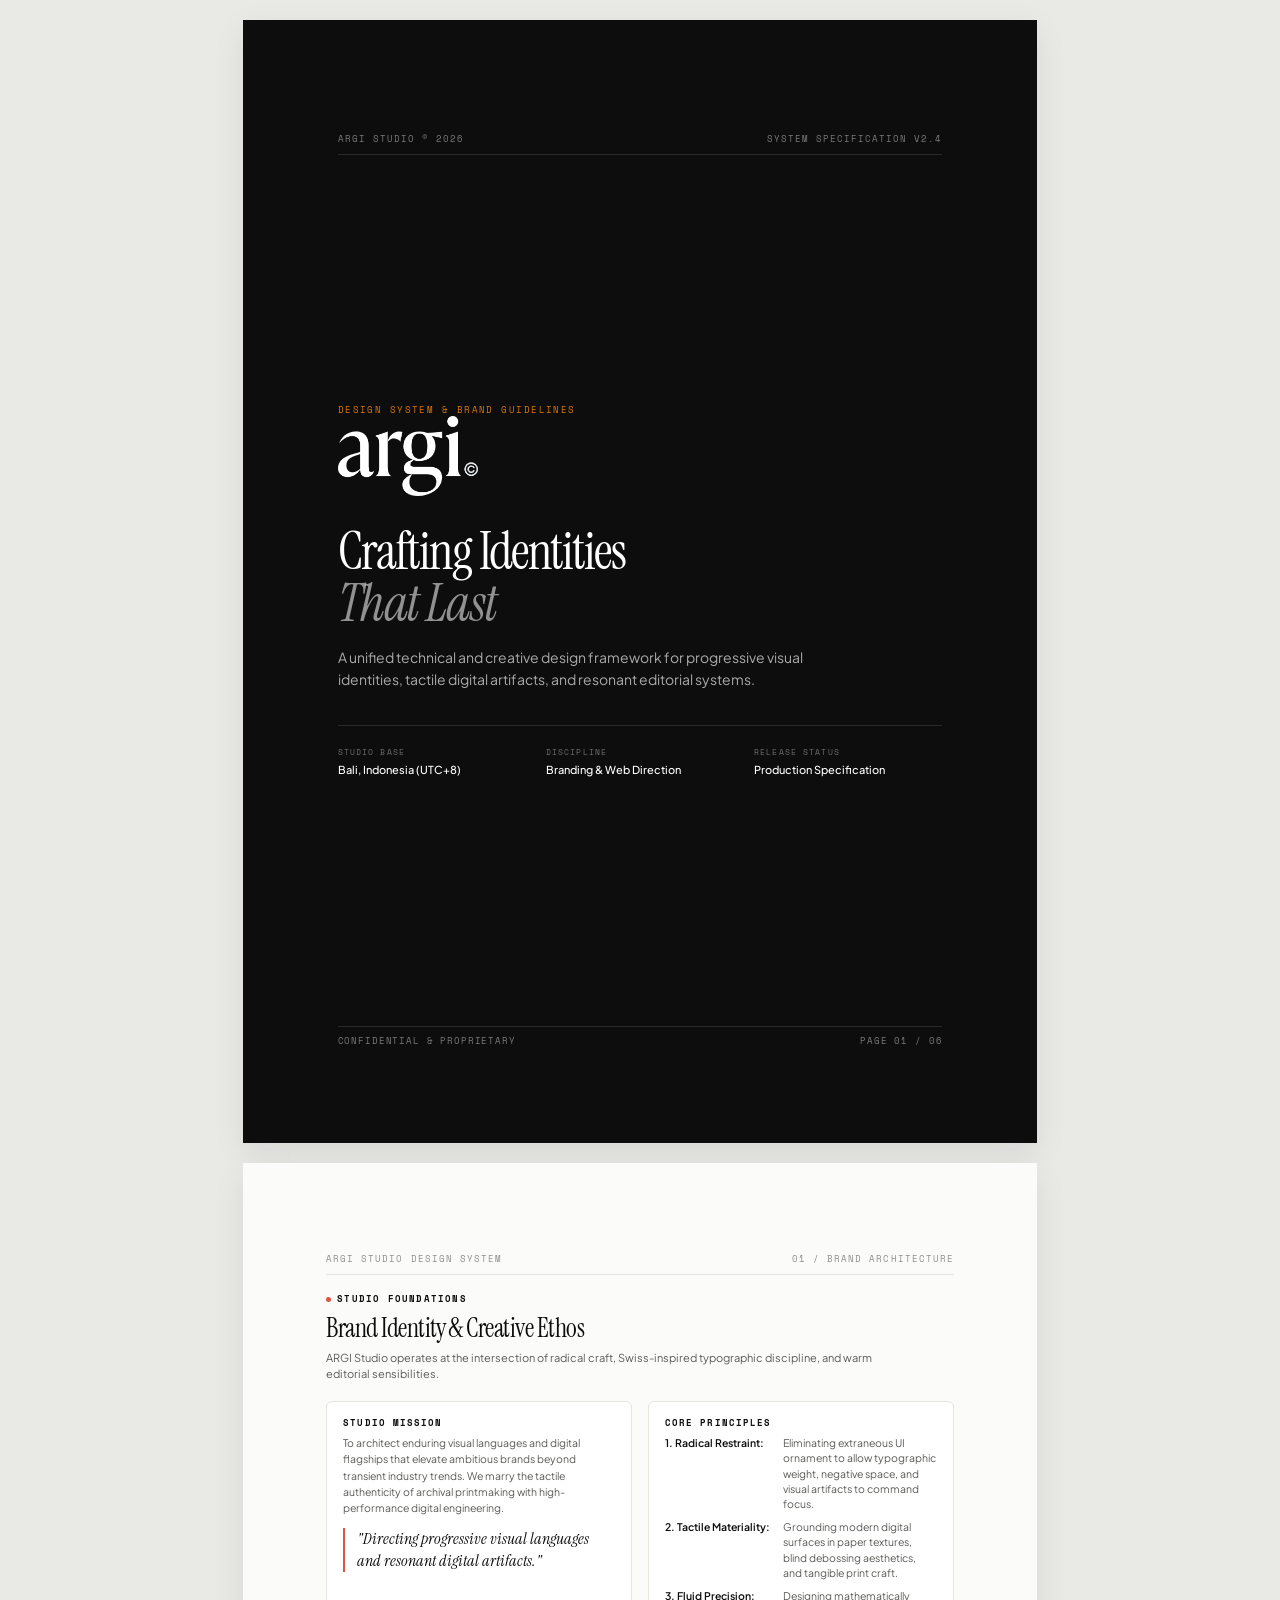
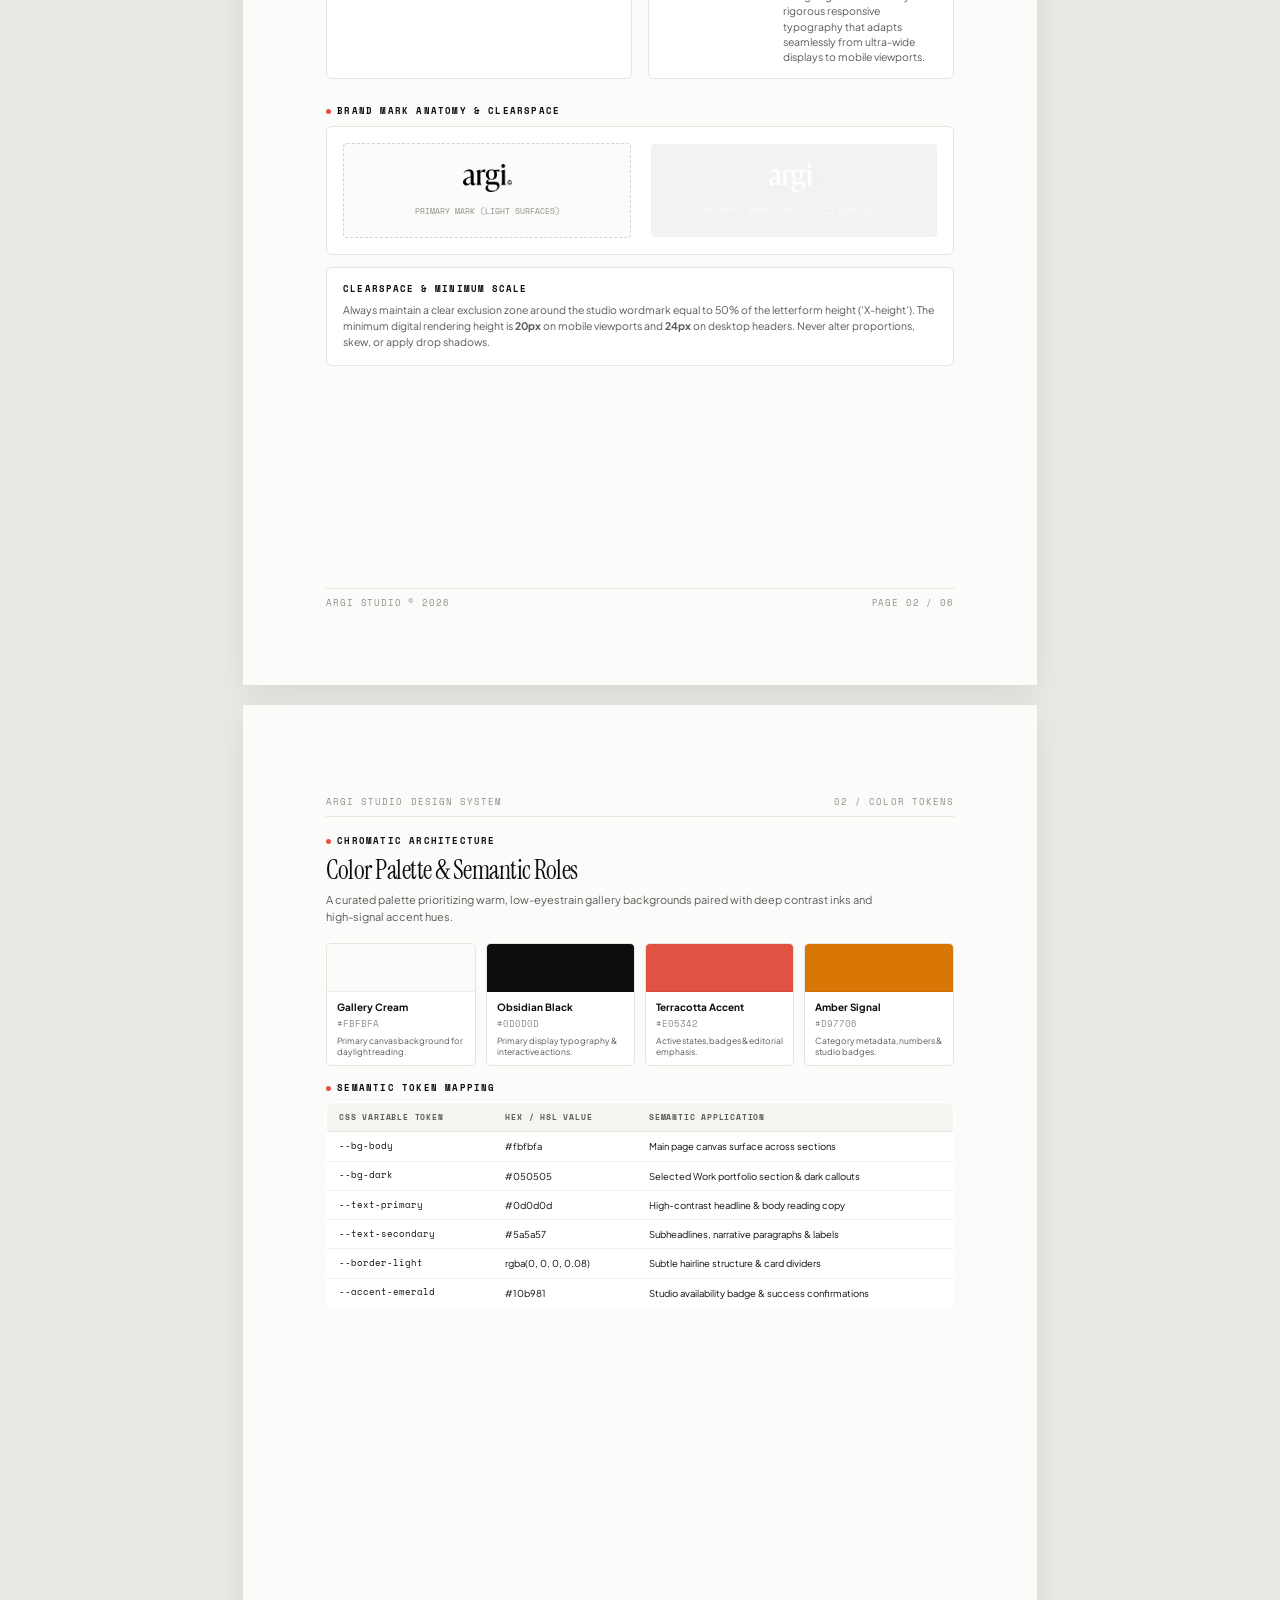
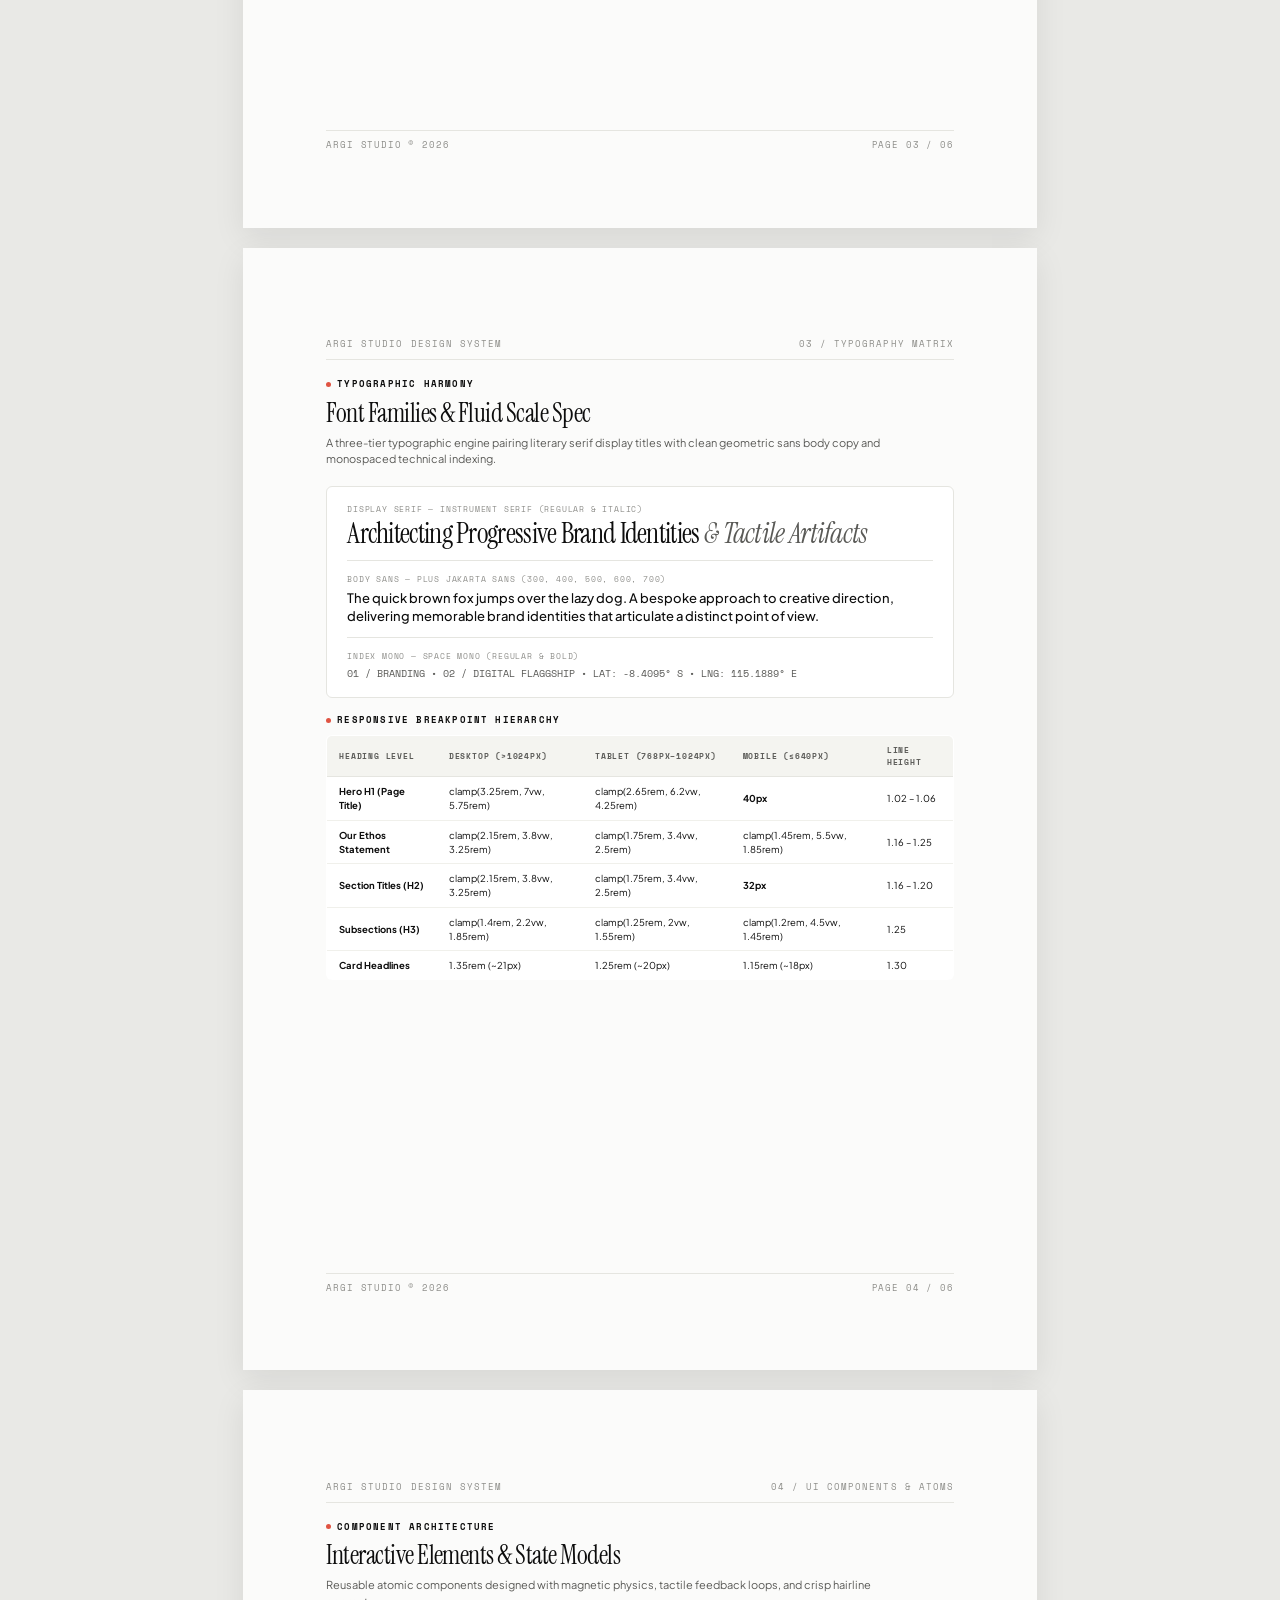
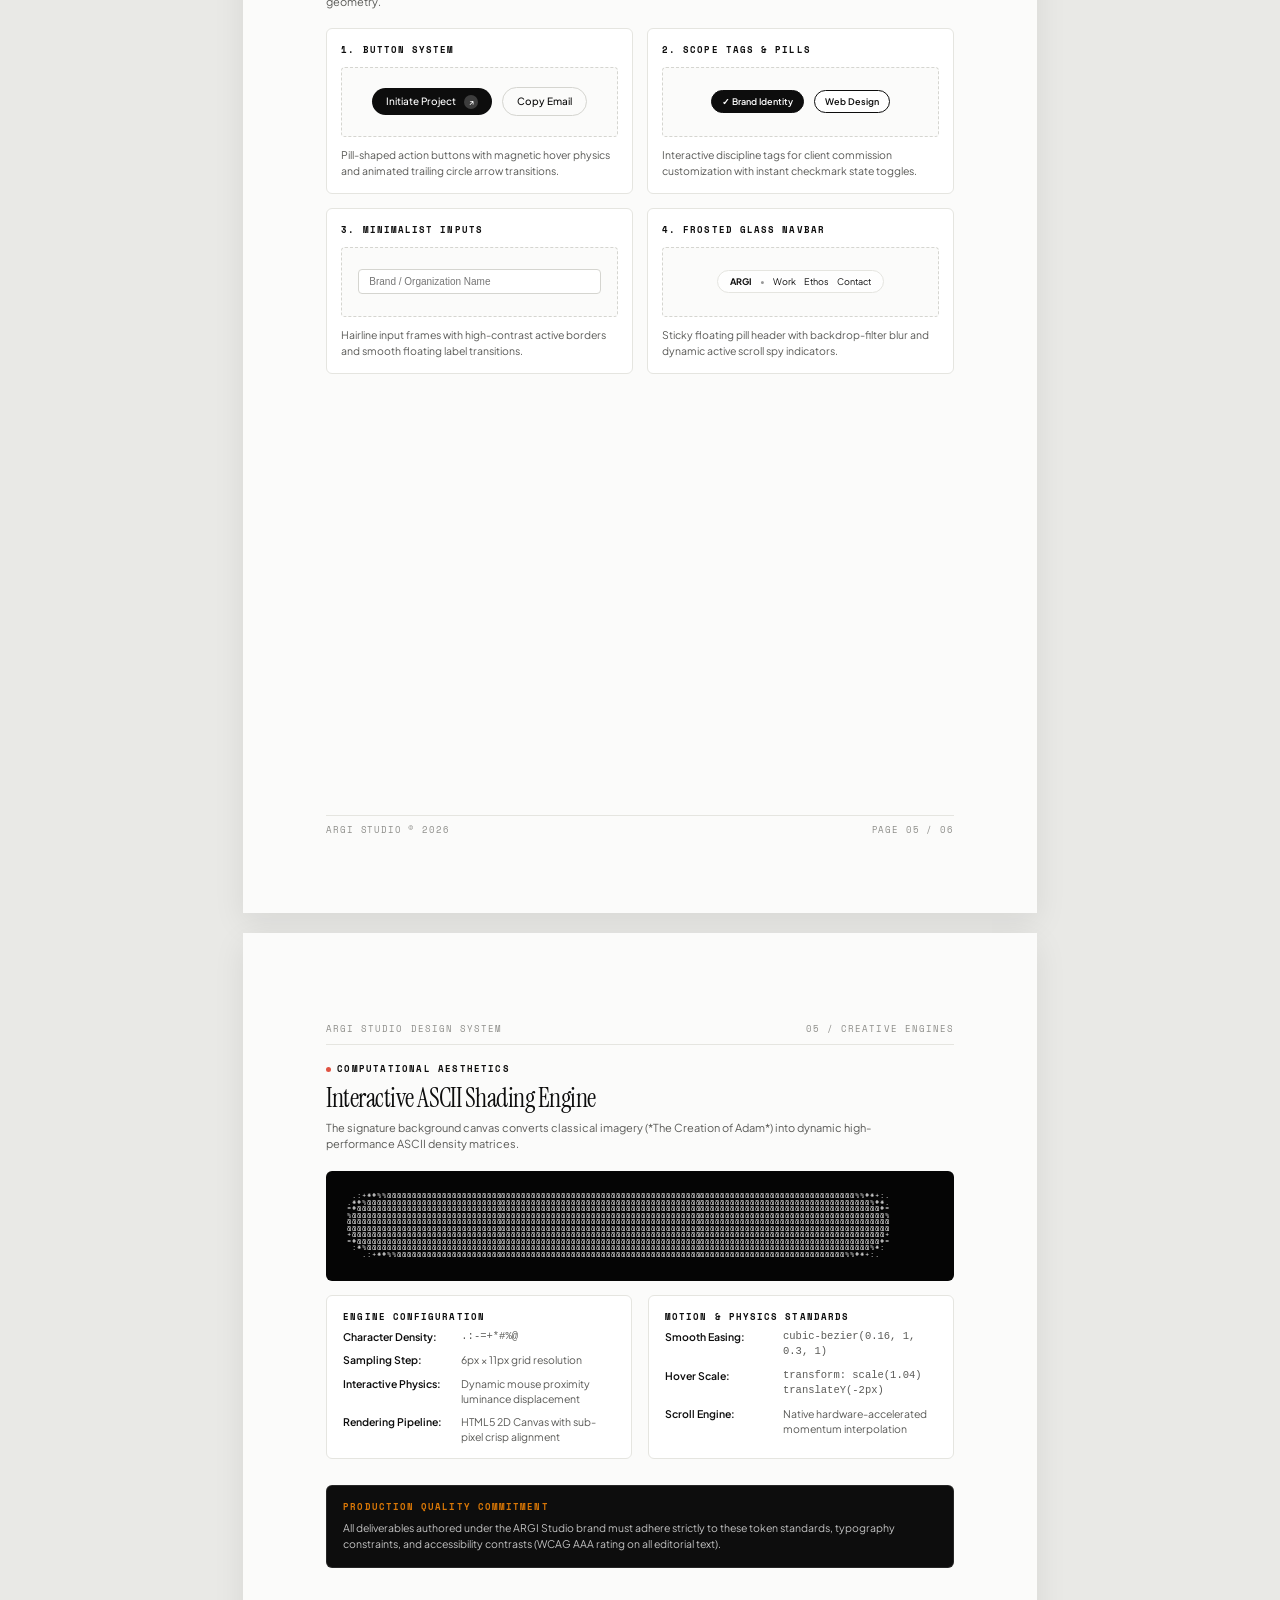
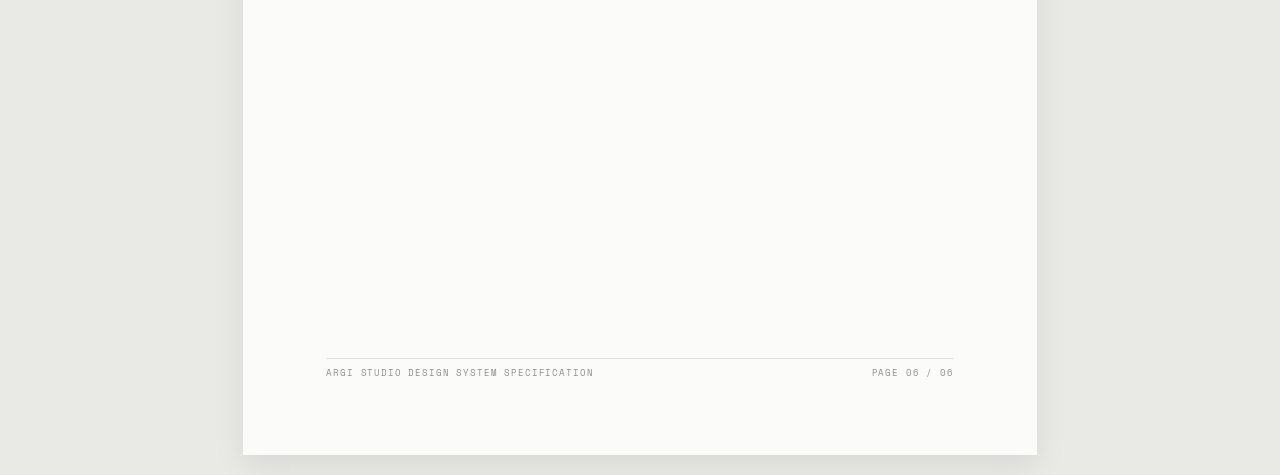
<file: design-system.html>
<!DOCTYPE html>
<html lang="en">
<head>
  <meta charset="UTF-8">
  <meta name="viewport" content="width=device-width, initial-scale=1.0">
  <title>ARGI STUDIO — Design System & Visual Identity Guidelines</title>
  
  <!-- Fonts -->
  <link rel="preconnect" href="https://fonts.googleapis.com">
  <link rel="preconnect" href="https://fonts.gstatic.com" crossorigin>
  <link href="https://fonts.googleapis.com/css2?family=Instrument+Serif:ital@0;1&family=Plus+Jakarta+Sans:ital,wght@0,300;0,400;0,500;0,600;0,700;1,400;1,500&family=Space+Mono:ital,wght@0,400;0,700;1,400&display=swap" rel="stylesheet">

  <style>
    /* ==========================================================================
       PRINT & PAGE SETUP (A4 FORMAT)
       ========================================================================== */
    @page {
      size: A4 portrait;
      margin: 0;
    }

    *, *::before, *::after {
      box-sizing: border-box;
      margin: 0;
      padding: 0;
      -webkit-print-color-adjust: exact;
      print-color-adjust: exact;
    }

    :root {
      --font-serif: "Instrument Serif", Georgia, serif;
      --font-sans: "Plus Jakarta Sans", -apple-system, BlinkMacSystemFont, sans-serif;
      --font-mono: "Space Mono", monospace;
      
      --bg-cream: #fbfbfa;
      --bg-card: #ffffff;
      --bg-dark: #0d0d0d;
      --bg-void: #050505;
      
      --text-main: #0d0d0d;
      --text-muted: #5a5a57;
      --text-light: #8e8e8a;
      
      --accent-terracotta: #e05342;
      --accent-amber: #d97706;
      --accent-emerald: #10b981;
      --accent-sky: #3b82f6;
      
      --border-color: #e5e5e0;
      --border-dark: #222222;
    }

    body {
      background-color: #e9e9e6;
      font-family: var(--font-sans);
      color: var(--text-main);
      line-height: 1.5;
      font-size: 13px;
    }

    .page {
      width: 210mm;
      min-height: 297mm;
      height: 297mm;
      background: var(--bg-cream);
      margin: 20px auto;
      padding: 24mm 22mm 20mm 22mm;
      position: relative;
      overflow: hidden;
      display: flex;
      flex-direction: column;
      justify-content: space-between;
      page-break-after: always;
      box-shadow: 0 10px 30px rgba(0,0,0,0.08);
    }

    @media print {
      body {
        background: transparent;
      }
      .page {
        margin: 0;
        box-shadow: none;
        page-break-after: always;
        height: 297mm;
      }
    }

    /* Page Header & Footer Sub-bars */
    .doc-header {
      display: flex;
      justify-content: space-between;
      align-items: center;
      border-bottom: 1px solid var(--border-color);
      padding-bottom: 8px;
      margin-bottom: 18px;
      font-family: var(--font-mono);
      font-size: 8.5px;
      letter-spacing: 0.12em;
      text-transform: uppercase;
      color: var(--text-light);
    }

    .doc-footer {
      display: flex;
      justify-content: space-between;
      align-items: center;
      border-top: 1px solid var(--border-color);
      padding-top: 8px;
      margin-top: 18px;
      font-family: var(--font-mono);
      font-size: 8.5px;
      letter-spacing: 0.1em;
      text-transform: uppercase;
      color: var(--text-light);
    }

    .page-content {
      flex: 1;
      display: flex;
      flex-direction: column;
    }

    /* Typography Utilities */
    h1, h2, h3, h4 {
      font-family: var(--font-serif);
      font-weight: 400;
      color: var(--text-main);
    }

    .serif-accent {
      font-style: italic;
      color: var(--text-muted);
    }

    .tag-badge {
      display: inline-flex;
      align-items: center;
      gap: 6px;
      font-family: var(--font-mono);
      font-size: 8.5px;
      font-weight: 700;
      letter-spacing: 0.14em;
      text-transform: uppercase;
      color: var(--text-main);
      margin-bottom: 8px;
    }

    .tag-badge .dot {
      width: 5px;
      height: 5px;
      border-radius: 50%;
      background: var(--accent-terracotta);
    }

    .section-title {
      font-size: 26px;
      line-height: 1.15;
      letter-spacing: -0.02em;
      margin-bottom: 6px;
    }

    .section-desc {
      font-size: 11px;
      color: var(--text-muted);
      max-width: 90%;
      margin-bottom: 18px;
      line-height: 1.5;
    }

    /* ==========================================================================
       PAGE 1: COVER PAGE
       ========================================================================== */
    .cover-page {
      background: var(--bg-dark);
      color: #ffffff;
      padding: 30mm 25mm 25mm 25mm;
      justify-content: space-between;
    }

    .cover-page .doc-header,
    .cover-page .doc-footer {
      border-color: rgba(255,255,255,0.12);
      color: rgba(255,255,255,0.45);
    }

    .cover-top-meta {
      font-family: var(--font-mono);
      font-size: 9px;
      letter-spacing: 0.16em;
      text-transform: uppercase;
      color: var(--accent-amber);
    }

    .cover-main-content {
      margin: auto 0;
    }

    .cover-logo-wrap {
      width: 140px;
      margin-bottom: 30px;
      filter: invert(1);
    }

    .cover-logo-wrap img {
      width: 100%;
      display: block;
    }

    .cover-headline {
      font-size: 52px;
      line-height: 1.0;
      letter-spacing: -0.03em;
      color: #ffffff;
      margin-bottom: 16px;
    }

    .cover-headline em {
      font-style: italic;
      color: rgba(255,255,255,0.55);
    }

    .cover-subheadline {
      font-size: 14px;
      line-height: 1.6;
      color: rgba(255,255,255,0.65);
      max-width: 480px;
      margin-bottom: 35px;
    }

    .cover-spec-grid {
      display: grid;
      grid-template-columns: repeat(3, 1fr);
      gap: 20px;
      border-top: 1px solid rgba(255,255,255,0.12);
      padding-top: 20px;
    }

    .spec-item .label {
      font-family: var(--font-mono);
      font-size: 8px;
      letter-spacing: 0.14em;
      text-transform: uppercase;
      color: rgba(255,255,255,0.4);
      margin-bottom: 4px;
    }

    .spec-item .val {
      font-size: 11px;
      font-weight: 500;
      color: #ffffff;
    }

    /* ==========================================================================
       PAGE 2: BRAND ARCHITECTURE & PHILOSOPHY
       ========================================================================== */
    .grid-2col {
      display: grid;
      grid-template-columns: 1fr 1fr;
      gap: 16px;
      margin-bottom: 16px;
    }

    .card {
      background: var(--bg-card);
      border: 1px solid var(--border-color);
      border-radius: 6px;
      padding: 14px 16px;
    }

    .card-title {
      font-family: var(--font-mono);
      font-size: 9px;
      letter-spacing: 0.12em;
      text-transform: uppercase;
      font-weight: 700;
      color: var(--text-main);
      margin-bottom: 6px;
      display: flex;
      align-items: center;
      gap: 6px;
    }

    .card-text {
      font-size: 10.5px;
      color: var(--text-muted);
      line-height: 1.55;
    }

    .quote-box {
      border-left: 2px solid var(--accent-terracotta);
      padding-left: 12px;
      margin: 12px 0;
      font-family: var(--font-serif);
      font-size: 16px;
      font-style: italic;
      color: var(--text-main);
      line-height: 1.35;
    }

    .principles-list {
      list-style: none;
      display: flex;
      flex-direction: column;
      gap: 8px;
    }

    .principles-list li {
      display: flex;
      gap: 8px;
      font-size: 10.5px;
      color: var(--text-muted);
      line-height: 1.45;
    }

    .principles-list li strong {
      color: var(--text-main);
      font-weight: 600;
      min-width: 110px;
    }

    /* Logo Clearspace Box */
    .logo-anatomy-box {
      background: #ffffff;
      border: 1px solid var(--border-color);
      border-radius: 6px;
      padding: 16px;
      display: flex;
      align-items: center;
      justify-content: space-between;
      gap: 20px;
    }

    .logo-sample-light {
      background: #fbfbfa;
      padding: 20px 24px;
      border: 1px dashed #d5d5d0;
      border-radius: 4px;
      text-align: center;
      flex: 1;
    }

    .logo-sample-dark {
      background: #0d0d0d;
      padding: 20px 24px;
      border-radius: 4px;
      text-align: center;
      flex: 1;
      filter: invert(1);
    }

    .logo-sample-light img,
    .logo-sample-dark img {
      height: 28px;
      display: inline-block;
    }

    /* ==========================================================================
       PAGE 3: COLOR SYSTEM & TOKENS
       ========================================================================== */
    .color-swatches-grid {
      display: grid;
      grid-template-columns: repeat(4, 1fr);
      gap: 10px;
      margin-bottom: 16px;
    }

    .swatch-card {
      background: var(--bg-card);
      border: 1px solid var(--border-color);
      border-radius: 5px;
      overflow: hidden;
    }

    .swatch-color {
      height: 48px;
      width: 100%;
      border-bottom: 1px solid rgba(0,0,0,0.06);
    }

    .swatch-details {
      padding: 8px 10px;
    }

    .swatch-name {
      font-size: 10px;
      font-weight: 700;
      color: var(--text-main);
      margin-bottom: 2px;
    }

    .swatch-hex {
      font-family: var(--font-mono);
      font-size: 9px;
      color: var(--text-light);
    }

    .swatch-role {
      font-size: 8.5px;
      color: var(--text-muted);
      margin-top: 4px;
      line-height: 1.3;
    }

    .token-table {
      width: 100%;
      border-collapse: collapse;
      font-size: 9.5px;
      background: #ffffff;
      border: 1px solid var(--border-color);
      border-radius: 6px;
      overflow: hidden;
    }

    .token-table th {
      background: #f4f4f0;
      text-align: left;
      padding: 8px 12px;
      font-family: var(--font-mono);
      font-size: 8px;
      letter-spacing: 0.1em;
      text-transform: uppercase;
      color: var(--text-muted);
      border-bottom: 1px solid var(--border-color);
    }

    .token-table td {
      padding: 7px 12px;
      border-bottom: 1px solid #f0f0eb;
      color: var(--text-main);
    }

    .token-table tr:last-child td {
      border-bottom: none;
    }

    .token-code {
      font-family: var(--font-mono);
      font-size: 8.5px;
      color: var(--accent-terracotta);
    }

    /* ==========================================================================
       PAGE 4: TYPOGRAPHY & FLUID SCALES
       ========================================================================== */
    .type-specimen-hero {
      background: var(--bg-card);
      border: 1px solid var(--border-color);
      border-radius: 6px;
      padding: 16px 20px;
      margin-bottom: 16px;
    }

    .specimen-row {
      margin-bottom: 12px;
      padding-bottom: 12px;
      border-bottom: 1px solid var(--border-color);
    }

    .specimen-row:last-child {
      margin-bottom: 0;
      padding-bottom: 0;
      border-bottom: none;
    }

    .specimen-meta {
      font-family: var(--font-mono);
      font-size: 8px;
      letter-spacing: 0.1em;
      text-transform: uppercase;
      color: var(--text-light);
      margin-bottom: 4px;
    }

    .specimen-display {
      font-family: var(--font-serif);
      font-size: 28px;
      line-height: 1.05;
      letter-spacing: -0.025em;
    }

    .specimen-sans {
      font-family: var(--font-sans);
      font-size: 13px;
      font-weight: 500;
      line-height: 1.4;
      color: var(--text-main);
    }

    .specimen-mono {
      font-family: var(--font-mono);
      font-size: 10px;
      color: var(--text-muted);
    }

    /* ==========================================================================
       PAGE 5: UI ATOMS & COMPONENTS
       ========================================================================== */
    .comp-showcase-grid {
      display: grid;
      grid-template-columns: 1fr 1fr;
      gap: 14px;
    }

    .comp-card {
      background: #ffffff;
      border: 1px solid var(--border-color);
      border-radius: 6px;
      padding: 14px;
    }

    .comp-preview {
      background: #fbfbfa;
      border: 1px dashed #d5d5d0;
      border-radius: 4px;
      padding: 16px;
      display: flex;
      align-items: center;
      justify-content: center;
      gap: 10px;
      min-height: 70px;
      margin: 10px 0;
    }

    /* Simulated UI Elements */
    .btn-mock-primary {
      display: inline-flex;
      align-items: center;
      gap: 8px;
      background: #0d0d0d;
      color: #ffffff;
      padding: 6px 14px;
      border-radius: 9999px;
      font-size: 10px;
      font-weight: 500;
    }

    .btn-mock-outline {
      display: inline-flex;
      align-items: center;
      gap: 8px;
      background: transparent;
      color: #0d0d0d;
      border: 1px solid #d5d5d0;
      padding: 6px 14px;
      border-radius: 9999px;
      font-size: 10px;
      font-weight: 500;
    }

    .tag-mock-pill {
      display: inline-flex;
      align-items: center;
      gap: 4px;
      background: #ffffff;
      border: 1px solid #0d0d0d;
      padding: 4px 10px;
      border-radius: 9999px;
      font-size: 9px;
      font-weight: 600;
    }

    .input-mock {
      width: 100%;
      border: 1px solid #d5d5d0;
      border-radius: 4px;
      padding: 6px 10px;
      font-size: 10px;
      color: #888888;
      background: #ffffff;
    }

    /* ==========================================================================
       PAGE 6: ASCII ENGINE & CREATIVE SYSTEMS
       ========================================================================== */
    .ascii-box-demo {
      background: #050505;
      color: #e5e5e5;
      font-family: var(--font-mono);
      font-size: 6.5px;
      line-height: 1.0;
      letter-spacing: 0.15em;
      padding: 16px;
      border-radius: 6px;
      overflow: hidden;
      white-space: pre;
      margin-bottom: 14px;
    }
  </style>
</head>
<body>

  <!-- ==========================================================================
       PAGE 1: COVER
       ========================================================================== -->
  <div class="page cover-page">
    <div class="doc-header">
      <span>ARGI STUDIO © 2026</span>
      <span>SYSTEM SPECIFICATION V2.4</span>
    </div>

    <div class="cover-main-content">
      <div class="cover-top-meta">DESIGN SYSTEM &amp; BRAND GUIDELINES</div>
      <div class="cover-logo-wrap">
        <img src="assets/logo.png" alt="ARGI Studio Logo" />
      </div>
      <h1 class="cover-headline">
        Crafting Identities<br />
        <em>That Last</em>
      </h1>
      <p class="cover-subheadline">
        A unified technical and creative design framework for progressive visual identities, tactile digital artifacts, and resonant editorial systems.
      </p>

      <div class="cover-spec-grid">
        <div class="spec-item">
          <div class="label">Studio Base</div>
          <div class="val">Bali, Indonesia (UTC+8)</div>
        </div>
        <div class="spec-item">
          <div class="label">Discipline</div>
          <div class="val">Branding &amp; Web Direction</div>
        </div>
        <div class="spec-item">
          <div class="label">Release Status</div>
          <div class="val">Production Specification</div>
        </div>
      </div>
    </div>

    <div class="doc-footer">
      <span>CONFIDENTIAL &amp; PROPRIETARY</span>
      <span>PAGE 01 / 06</span>
    </div>
  </div>


  <!-- ==========================================================================
       PAGE 2: BRAND ARCHITECTURE & ETHOS
       ========================================================================== */
  -->
  <div class="page">
    <div class="doc-header">
      <span>ARGI STUDIO DESIGN SYSTEM</span>
      <span>01 / BRAND ARCHITECTURE</span>
    </div>

    <div class="page-content">
      <div class="tag-badge"><span class="dot"></span> Studio Foundations</div>
      <h2 class="section-title">Brand Identity &amp; Creative Ethos</h2>
      <p class="section-desc">ARGI Studio operates at the intersection of radical craft, Swiss-inspired typographic discipline, and warm editorial sensibilities.</p>

      <div class="grid-2col">
        <div class="card">
          <div class="card-title">Studio Mission</div>
          <p class="card-text">
            To architect enduring visual languages and digital flagships that elevate ambitious brands beyond transient industry trends. We marry the tactile authenticity of archival printmaking with high-performance digital engineering.
          </p>
          <div class="quote-box">
            "Directing progressive visual languages and resonant digital artifacts."
          </div>
        </div>

        <div class="card">
          <div class="card-title">Core Principles</div>
          <ul class="principles-list">
            <li>
              <strong>1. Radical Restraint:</strong> Eliminating extraneous UI ornament to allow typographic weight, negative space, and visual artifacts to command focus.
            </li>
            <li>
              <strong>2. Tactile Materiality:</strong> Grounding modern digital surfaces in paper textures, blind debossing aesthetics, and tangible print craft.
            </li>
            <li>
              <strong>3. Fluid Precision:</strong> Designing mathematically rigorous responsive typography that adapts seamlessly from ultra-wide displays to mobile viewports.
            </li>
          </ul>
        </div>
      </div>

      <div class="tag-badge" style="margin-top: 10px;"><span class="dot"></span> Brand Mark Anatomy &amp; Clearspace</div>
      
      <div class="logo-anatomy-box">
        <div class="logo-sample-light">
          <img src="assets/logo.png" alt="ARGI Studio Logo Light" />
          <div style="font-family: var(--font-mono); font-size: 8px; color: var(--text-light); margin-top: 8px;">PRIMARY MARK (LIGHT SURFACES)</div>
        </div>
        <div class="logo-sample-dark">
          <img src="assets/logo.png" alt="ARGI Studio Logo Dark" />
          <div style="font-family: var(--font-mono); font-size: 8px; color: rgba(255,255,255,0.6); margin-top: 8px; filter: invert(1);">INVERTED MARK (DARK / VOID SURFACES)</div>
        </div>
      </div>

      <div class="card" style="margin-top: 12px;">
        <div class="card-title">Clearspace &amp; Minimum Scale</div>
        <p class="card-text">
          Always maintain a clear exclusion zone around the studio wordmark equal to 50% of the letterform height ('X-height'). The minimum digital rendering height is <strong>20px</strong> on mobile viewports and <strong>24px</strong> on desktop headers. Never alter proportions, skew, or apply drop shadows.
        </p>
      </div>
    </div>

    <div class="doc-footer">
      <span>ARGI STUDIO © 2026</span>
      <span>PAGE 02 / 06</span>
    </div>
  </div>


  <!-- ==========================================================================
       PAGE 3: COLOR SYSTEM & TOKENS
       ========================================================================== -->
  <div class="page">
    <div class="doc-header">
      <span>ARGI STUDIO DESIGN SYSTEM</span>
      <span>02 / COLOR TOKENS</span>
    </div>

    <div class="page-content">
      <div class="tag-badge"><span class="dot"></span> Chromatic Architecture</div>
      <h2 class="section-title">Color Palette &amp; Semantic Roles</h2>
      <p class="section-desc">A curated palette prioritizing warm, low-eyestrain gallery backgrounds paired with deep contrast inks and high-signal accent hues.</p>

      <div class="color-swatches-grid">
        <!-- 1 -->
        <div class="swatch-card">
          <div class="swatch-color" style="background: #fbfbfa;"></div>
          <div class="swatch-details">
            <div class="swatch-name">Gallery Cream</div>
            <div class="swatch-hex">#FBFBFA</div>
            <div class="swatch-role">Primary canvas background for daylight reading.</div>
          </div>
        </div>
        <!-- 2 -->
        <div class="swatch-card">
          <div class="swatch-color" style="background: #0d0d0d;"></div>
          <div class="swatch-details">
            <div class="swatch-name">Obsidian Black</div>
            <div class="swatch-hex">#0D0D0D</div>
            <div class="swatch-role">Primary display typography &amp; interactive actions.</div>
          </div>
        </div>
        <!-- 3 -->
        <div class="swatch-card">
          <div class="swatch-color" style="background: #e05342;"></div>
          <div class="swatch-details">
            <div class="swatch-name">Terracotta Accent</div>
            <div class="swatch-hex">#E05342</div>
            <div class="swatch-role">Active states, badges &amp; editorial emphasis.</div>
          </div>
        </div>
        <!-- 4 -->
        <div class="swatch-card">
          <div class="swatch-color" style="background: #d97706;"></div>
          <div class="swatch-details">
            <div class="swatch-name">Amber Signal</div>
            <div class="swatch-hex">#D97706</div>
            <div class="swatch-role">Category metadata, numbers &amp; studio badges.</div>
          </div>
        </div>
      </div>

      <div class="tag-badge"><span class="dot"></span> Semantic Token Mapping</div>

      <table class="token-table">
        <thead>
          <tr>
            <th>CSS Variable Token</th>
            <th>Hex / HSL Value</th>
            <th>Semantic Application</th>
          </tr>
        </thead>
        <tbody>
          <tr>
            <td class="token-code">--bg-body</td>
            <td>#fbfbfa</td>
            <td>Main page canvas surface across sections</td>
          </tr>
          <tr>
            <td class="token-code">--bg-dark</td>
            <td>#050505</td>
            <td>Selected Work portfolio section &amp; dark callouts</td>
          </tr>
          <tr>
            <td class="token-code">--text-primary</td>
            <td>#0d0d0d</td>
            <td>High-contrast headline &amp; body reading copy</td>
          </tr>
          <tr>
            <td class="token-code">--text-secondary</td>
            <td>#5a5a57</td>
            <td>Subheadlines, narrative paragraphs &amp; labels</td>
          </tr>
          <tr>
            <td class="token-code">--border-light</td>
            <td>rgba(0, 0, 0, 0.08)</td>
            <td>Subtle hairline structure &amp; card dividers</td>
          </tr>
          <tr>
            <td class="token-code">--accent-emerald</td>
            <td>#10b981</td>
            <td>Studio availability badge &amp; success confirmations</td>
          </tr>
        </tbody>
      </table>
    </div>

    <div class="doc-footer">
      <span>ARGI STUDIO © 2026</span>
      <span>PAGE 03 / 06</span>
    </div>
  </div>


  <!-- ==========================================================================
       PAGE 4: TYPOGRAPHY & RESPONSIVE SCALING
       ========================================================================== -->
  <div class="page">
    <div class="doc-header">
      <span>ARGI STUDIO DESIGN SYSTEM</span>
      <span>03 / TYPOGRAPHY MATRIX</span>
    </div>

    <div class="page-content">
      <div class="tag-badge"><span class="dot"></span> Typographic Harmony</div>
      <h2 class="section-title">Font Families &amp; Fluid Scale Spec</h2>
      <p class="section-desc">A three-tier typographic engine pairing literary serif display titles with clean geometric sans body copy and monospaced technical indexing.</p>

      <div class="type-specimen-hero">
        <div class="specimen-row">
          <div class="specimen-meta">DISPLAY SERIF — INSTRUMENT SERIF (REGULAR &amp; ITALIC)</div>
          <div class="specimen-display">
            Architecting Progressive Brand Identities <em class="serif-accent">&amp; Tactile Artifacts</em>
          </div>
        </div>

        <div class="specimen-row">
          <div class="specimen-meta">BODY SANS — PLUS JAKARTA SANS (300, 400, 500, 600, 700)</div>
          <div class="specimen-sans">
            The quick brown fox jumps over the lazy dog. A bespoke approach to creative direction, delivering memorable brand identities that articulate a distinct point of view.
          </div>
        </div>

        <div class="specimen-row">
          <div class="specimen-meta">INDEX MONO — SPACE MONO (REGULAR &amp; BOLD)</div>
          <div class="specimen-mono">
            01 / BRANDING • 02 / DIGITAL FLAGGSHIP • LAT: -8.4095° S • LNG: 115.1889° E
          </div>
        </div>
      </div>

      <div class="tag-badge"><span class="dot"></span> Responsive Breakpoint Hierarchy</div>

      <table class="token-table">
        <thead>
          <tr>
            <th>Heading Level</th>
            <th>Desktop (&gt;1024px)</th>
            <th>Tablet (768px–1024px)</th>
            <th>Mobile (≤640px)</th>
            <th>Line Height</th>
          </tr>
        </thead>
        <tbody>
          <tr>
            <td><strong>Hero H1 (Page Title)</strong></td>
            <td>clamp(3.25rem, 7vw, 5.75rem)</td>
            <td>clamp(2.65rem, 6.2vw, 4.25rem)</td>
            <td><strong>40px</strong></td>
            <td>1.02 – 1.06</td>
          </tr>
          <tr>
            <td><strong>Our Ethos Statement</strong></td>
            <td>clamp(2.15rem, 3.8vw, 3.25rem)</td>
            <td>clamp(1.75rem, 3.4vw, 2.5rem)</td>
            <td>clamp(1.45rem, 5.5vw, 1.85rem)</td>
            <td>1.16 – 1.25</td>
          </tr>
          <tr>
            <td><strong>Section Titles (H2)</strong></td>
            <td>clamp(2.15rem, 3.8vw, 3.25rem)</td>
            <td>clamp(1.75rem, 3.4vw, 2.5rem)</td>
            <td><strong>32px</strong></td>
            <td>1.16 – 1.20</td>
          </tr>
          <tr>
            <td><strong>Subsections (H3)</strong></td>
            <td>clamp(1.4rem, 2.2vw, 1.85rem)</td>
            <td>clamp(1.25rem, 2vw, 1.55rem)</td>
            <td>clamp(1.2rem, 4.5vw, 1.45rem)</td>
            <td>1.25</td>
          </tr>
          <tr>
            <td><strong>Card Headlines</strong></td>
            <td>1.35rem (~21px)</td>
            <td>1.25rem (~20px)</td>
            <td>1.15rem (~18px)</td>
            <td>1.30</td>
          </tr>
        </tbody>
      </table>
    </div>

    <div class="doc-footer">
      <span>ARGI STUDIO © 2026</span>
      <span>PAGE 04 / 06</span>
    </div>
  </div>


  <!-- ==========================================================================
       PAGE 5: UI ATOMS & COMPONENTS
       ========================================================================== -->
  <div class="page">
    <div class="doc-header">
      <span>ARGI STUDIO DESIGN SYSTEM</span>
      <span>04 / UI COMPONENTS &amp; ATOMS</span>
    </div>

    <div class="page-content">
      <div class="tag-badge"><span class="dot"></span> Component Architecture</div>
      <h2 class="section-title">Interactive Elements &amp; State Models</h2>
      <p class="section-desc">Reusable atomic components designed with magnetic physics, tactile feedback loops, and crisp hairline geometry.</p>

      <div class="comp-showcase-grid">
        <!-- 1. Buttons -->
        <div class="comp-card">
          <div class="card-title">1. Button System</div>
          <div class="comp-preview">
            <div class="btn-mock-primary">
              <span>Initiate Project</span>
              <span style="background: rgba(255,255,255,0.2); border-radius: 50%; width: 14px; height: 14px; display: inline-flex; align-items: center; justify-content: center; font-size: 8px;">↗</span>
            </div>
            <div class="btn-mock-outline">Copy Email</div>
          </div>
          <p class="card-text">Pill-shaped action buttons with magnetic hover physics and animated trailing circle arrow transitions.</p>
        </div>

        <!-- 2. Tag Selectors -->
        <div class="comp-card">
          <div class="card-title">2. Scope Tags &amp; Pills</div>
          <div class="comp-preview">
            <div class="tag-mock-pill" style="background: #0d0d0d; color: #ffffff;">✓ Brand Identity</div>
            <div class="tag-mock-pill">Web Design</div>
          </div>
          <p class="card-text">Interactive discipline tags for client commission customization with instant checkmark state toggles.</p>
        </div>

        <!-- 3. Form Inputs -->
        <div class="comp-card">
          <div class="card-title">3. Minimalist Inputs</div>
          <div class="comp-preview" style="flex-direction: column;">
            <input class="input-mock" placeholder="Brand / Organization Name" readonly />
          </div>
          <p class="card-text">Hairline input frames with high-contrast active borders and smooth floating label transitions.</p>
        </div>

        <!-- 4. Floating Header Pill -->
        <div class="comp-card">
          <div class="card-title">4. Frosted Glass Navbar</div>
          <div class="comp-preview">
            <div style="background: rgba(255,255,255,0.85); border: 1px solid #e5e5e0; padding: 4px 12px; border-radius: 9999px; font-size: 9px; display: flex; gap: 8px; align-items: center;">
              <strong>ARGI</strong>
              <span style="color: #999;">•</span>
              <span>Work</span>
              <span>Ethos</span>
              <span>Contact</span>
            </div>
          </div>
          <p class="card-text">Sticky floating pill header with backdrop-filter blur and dynamic active scroll spy indicators.</p>
        </div>
      </div>
    </div>

    <div class="doc-footer">
      <span>ARGI STUDIO © 2026</span>
      <span>PAGE 05 / 06</span>
    </div>
  </div>


  <!-- ==========================================================================
       PAGE 6: ASCII ENGINE & CREATIVE SYSTEMS
       ========================================================================== -->
  <div class="page">
    <div class="doc-header">
      <span>ARGI STUDIO DESIGN SYSTEM</span>
      <span>05 / CREATIVE ENGINES</span>
    </div>

    <div class="page-content">
      <div class="tag-badge"><span class="dot"></span> Computational Aesthetics</div>
      <h2 class="section-title">Interactive ASCII Shading Engine</h2>
      <p class="section-desc">The signature background canvas converts classical imagery (*The Creation of Adam*) into dynamic high-performance ASCII density matrices.</p>

      <div class="ascii-box-demo">
  .:+*#%%@@@@@@@@@@@@@@@@@@@@@@@@@@@@@@@@@@@@@@@@@@@@@@@@@@@@@@@@@@@@@@@@@@@@@@@@@@@@@@@@@@@@@@@@@@@@@@%%#*+:.
 .*#%@@@@@@@@@@@@@@@@@@@@@@@@@@@@@@@@@@@@@@@@@@@@@@@@@@@@@@@@@@@@@@@@@@@@@@@@@@@@@@@@@@@@@@@@@@@@@@@@@@@@@%#*.
 =#@@@@@@@@@@@@@@@@@@@@@@@@@@@@@@@@@@@@@@@@@@@@@@@@@@@@@@@@@@@@@@@@@@@@@@@@@@@@@@@@@@@@@@@@@@@@@@@@@@@@@@@@@#=
 %@@@@@@@@@@@@@@@@@@@@@@@@@@@@@@@@@@@@@@@@@@@@@@@@@@@@@@@@@@@@@@@@@@@@@@@@@@@@@@@@@@@@@@@@@@@@@@@@@@@@@@@@@@@%
 @@@@@@@@@@@@@@@@@@@@@@@@@@@@@@@@@@@@@@@@@@@@@@@@@@@@@@@@@@@@@@@@@@@@@@@@@@@@@@@@@@@@@@@@@@@@@@@@@@@@@@@@@@@@@
 @@@@@@@@@@@@@@@@@@@@@@@@@@@@@@@@@@@@@@@@@@@@@@@@@@@@@@@@@@@@@@@@@@@@@@@@@@@@@@@@@@@@@@@@@@@@@@@@@@@@@@@@@@@@@
 +@@@@@@@@@@@@@@@@@@@@@@@@@@@@@@@@@@@@@@@@@@@@@@@@@@@@@@@@@@@@@@@@@@@@@@@@@@@@@@@@@@@@@@@@@@@@@@@@@@@@@@@@@@@+
 =#@@@@@@@@@@@@@@@@@@@@@@@@@@@@@@@@@@@@@@@@@@@@@@@@@@@@@@@@@@@@@@@@@@@@@@@@@@@@@@@@@@@@@@@@@@@@@@@@@@@@@@@@@#=
  :*%@@@@@@@@@@@@@@@@@@@@@@@@@@@@@@@@@@@@@@@@@@@@@@@@@@@@@@@@@@@@@@@@@@@@@@@@@@@@@@@@@@@@@@@@@@@@@@@@@@@@@%*: 
    .:+*#%%@@@@@@@@@@@@@@@@@@@@@@@@@@@@@@@@@@@@@@@@@@@@@@@@@@@@@@@@@@@@@@@@@@@@@@@@@@@@@@@@@@@@@@@@@@%%#*+:.  
      </div>

      <div class="grid-2col">
        <div class="card">
          <div class="card-title">Engine Configuration</div>
          <ul class="principles-list">
            <li><strong>Character Density:</strong> <code> .:-=+*#%@</code></li>
            <li><strong>Sampling Step:</strong> 6px × 11px grid resolution</li>
            <li><strong>Interactive Physics:</strong> Dynamic mouse proximity luminance displacement</li>
            <li><strong>Rendering Pipeline:</strong> HTML5 2D Canvas with sub-pixel crisp alignment</li>
          </ul>
        </div>

        <div class="card">
          <div class="card-title">Motion &amp; Physics Standards</div>
          <ul class="principles-list">
            <li><strong>Smooth Easing:</strong> <code>cubic-bezier(0.16, 1, 0.3, 1)</code></li>
            <li><strong>Hover Scale:</strong> <code>transform: scale(1.04) translateY(-2px)</code></li>
            <li><strong>Scroll Engine:</strong> Native hardware-accelerated momentum interpolation</li>
          </ul>
        </div>
      </div>

      <div class="card" style="margin-top: 10px; background: var(--bg-dark); color: #ffffff; border-color: rgba(255,255,255,0.1);">
        <div class="card-title" style="color: var(--accent-amber);">Production Quality Commitment</div>
        <p class="card-text" style="color: rgba(255,255,255,0.75);">
          All deliverables authored under the ARGI Studio brand must adhere strictly to these token standards, typography constraints, and accessibility contrasts (WCAG AAA rating on all editorial text).
        </p>
      </div>
    </div>

    <div class="doc-footer">
      <span>ARGI STUDIO DESIGN SYSTEM SPECIFICATION</span>
      <span>PAGE 06 / 06</span>
    </div>
  </div>

</body>
</html>
</file>
